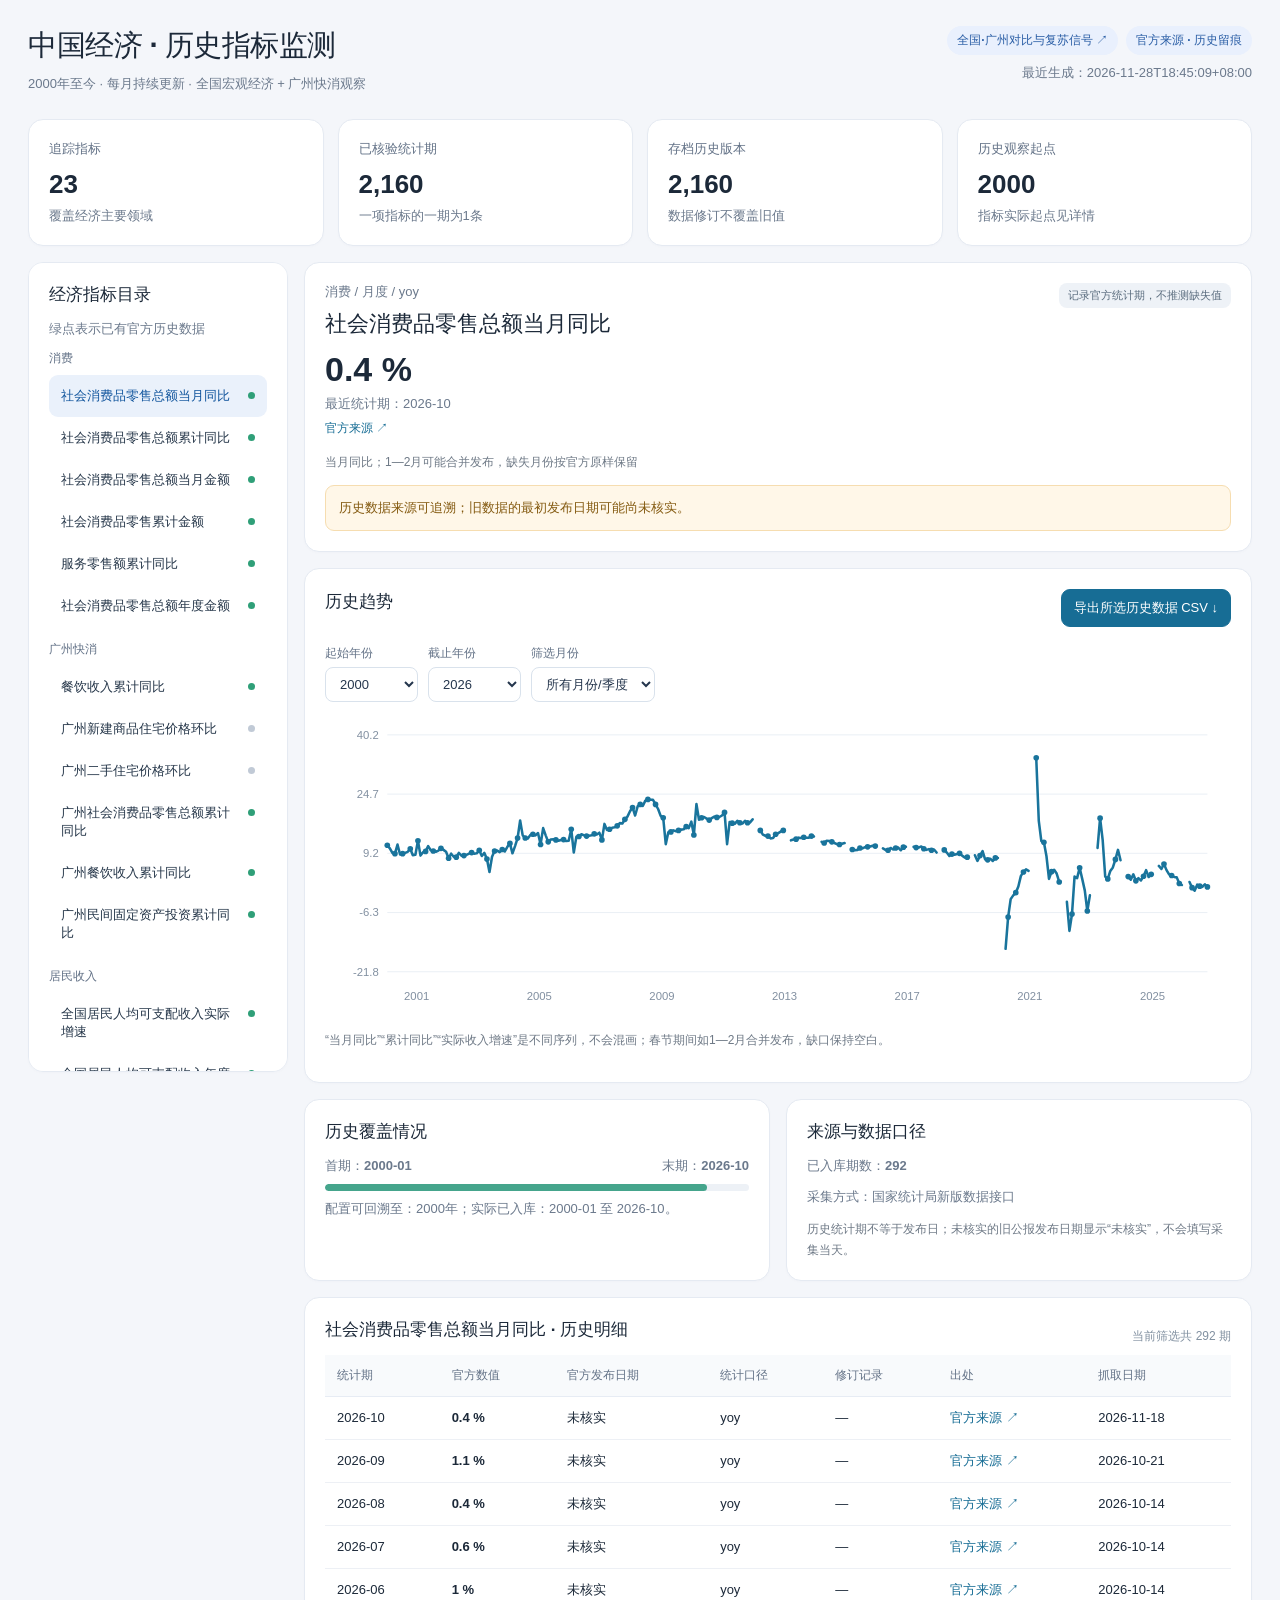
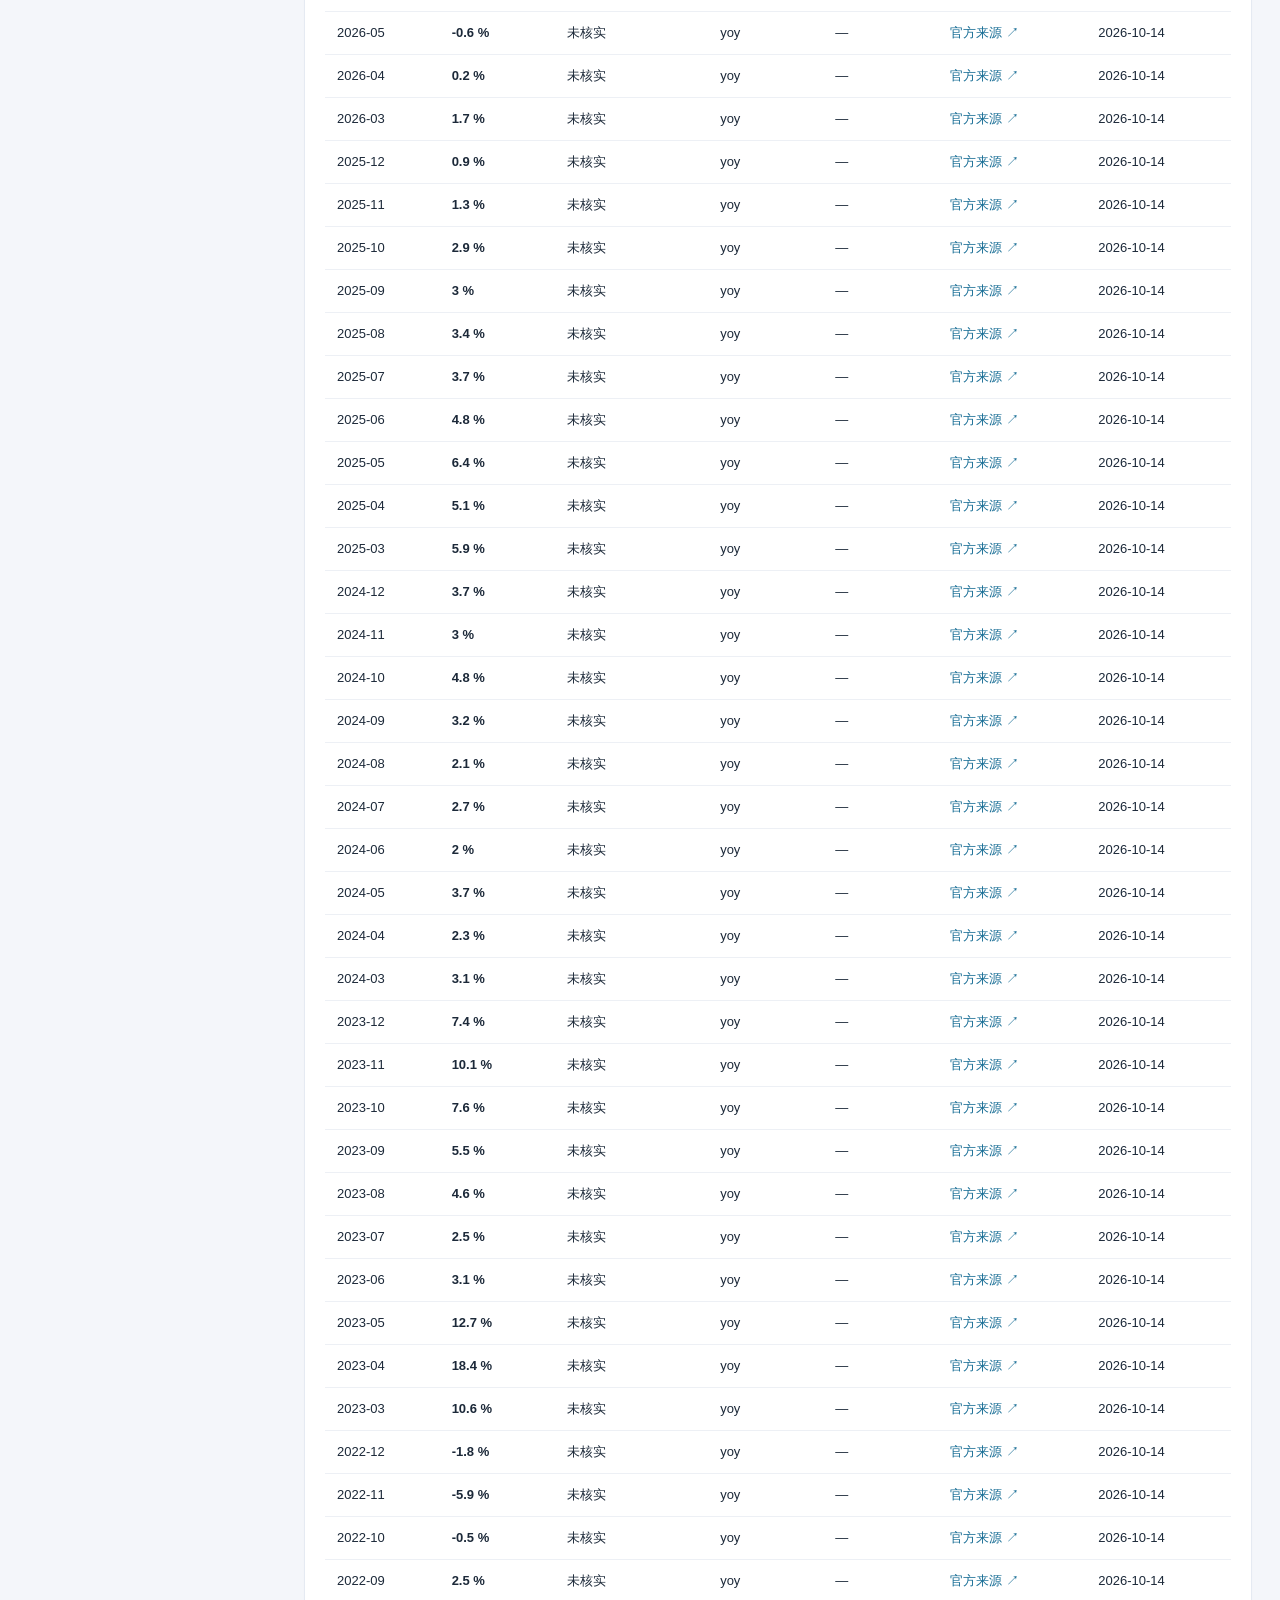
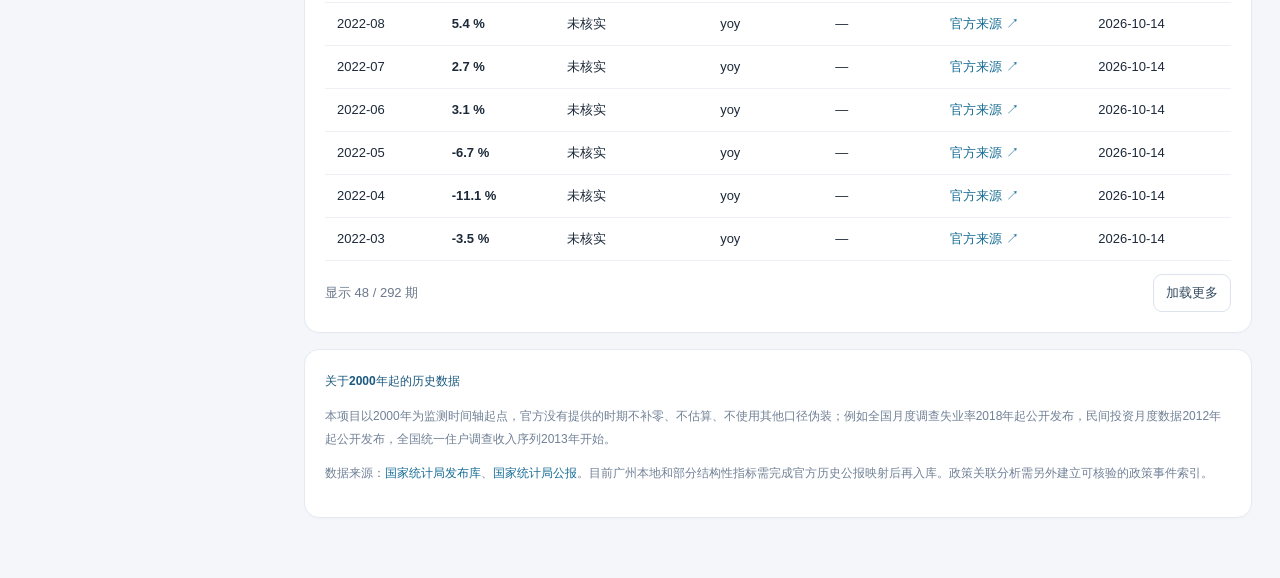
<file: docs/index.html>
<!doctype html>
<html lang="zh-CN">
<head>
<meta charset="utf-8">
<meta name="viewport" content="width=device-width, initial-scale=1">
<meta name="description" content="中国经济长期指标监测：2000年至今，按月查看国家统计局与广州官方历史数据、来源与修订记录">
<title>中国经济历史监测 | 2000—至今</title>
<link rel="stylesheet" href="./app.css">
</head>
<body>
<div class="wrap">
<header>
  <div>
    <h1>中国经济 · 历史指标监测</h1>
    <div class="sub">2000年至今 · 每月持续更新 · 全国宏观经济 + 广州快消观察</div>
  </div>
  <div class="right"><a class="pill" href="./analysis.html" style="text-decoration:none;margin-right:8px">全国·广州对比与复苏信号 ↗</a><span class="pill">官方来源 · 历史留痕</span><div class="sub" style="margin-top:9px">最近生成：<span id="stamp">读取中</span></div></div>
</header>
<div class="stats">
  <div class="stat"><div class="label">追踪指标</div><div class="num" id="series">—</div><div class="muted">覆盖经济主要领域</div></div>
  <div class="stat"><div class="label">已核验统计期</div><div class="num" id="cnt">—</div><div class="muted">一项指标的一期为1条</div></div>
  <div class="stat"><div class="label">存档历史版本</div><div class="num" id="archive">—</div><div class="muted">数据修订不覆盖旧值</div></div>
  <div class="stat"><div class="label">历史观察起点</div><div class="num" id="start">2000</div><div class="muted">指标实际起点见详情</div></div>
</div>
<div class="layout">
  <aside class="panel sidebar">
    <h2>经济指标目录</h2><div class="muted" style="margin-bottom:12px">绿点表示已有官方历史数据</div>
    <nav id="sidebar" aria-label="经济指标">正在加载指标目录…</nav>
  </aside>
  <div class="stack">
    <section class="panel">
      <div class="headline">
        <div>
          <div id="category" class="sub">—</div>
          <h2 id="metricName" style="font-size:22px;margin:8px 0 0">指标加载中</h2>
          <div class="bigvalue" id="headlineValue">—</div>
          <div id="headlinePeriod" class="muted">—</div>
          <div id="headlineSource" class="src"></div>
        </div>
        <div class="badge">记录官方统计期，不推测缺失值</div>
      </div>
      <div class="desc" id="metricNote" style="margin-top:15px"></div>
      <div class="banner" id="warning">正在读取官方历史记录…</div>
    </section>
    <section class="panel">
      <div class="toolbar">
        <h2>历史趋势</h2>
        <div class="actions"><button class="primary" id="download">导出所选历史数据 CSV ↓</button></div>
      </div>
      <div class="controls">
        <label class="field">起始年份<select id="yearFrom"></select></label>
        <label class="field">截止年份<select id="yearTo"></select></label>
        <label class="field">筛选月份<select id="month">
          <option value="all">所有月份/季度</option>
          <option value="01">1月</option><option value="02">2月</option><option value="03">3月</option><option value="04">4月</option>
          <option value="05">5月</option><option value="06">6月</option><option value="07">7月</option><option value="08">8月</option>
          <option value="09">9月</option><option value="10">10月</option><option value="11">11月</option><option value="12">12月</option>
        </select></label>
      </div>
      <div id="chart" class="chartwrap"><div class="noData" id="loading">正在读取…</div></div>
      <p class="desc">“当月同比”“累计同比”“实际收入增速”是不同序列，不会混画；春节期间如1—2月合并发布，缺口保持空白。</p>
    </section>
    <div class="two">
      <section class="panel">
        <h2>历史覆盖情况</h2>
        <div class="row-between"><div class="sub">首期：<strong id="firstPeriod">—</strong></div><div class="sub">末期：<strong id="lastPeriod">—</strong></div></div>
        <div class="coverage"><div id="coverageBar" style="width:0%"></div></div>
        <div class="muted" id="coverageText">—</div>
      </section>
      <section class="panel">
        <h2>来源与数据口径</h2>
        <div class="sub">已入库期数：<strong id="observed">0</strong></div>
        <p class="muted">采集方式：<span id="sourceType">—</span></p>
        <div class="desc">历史统计期不等于发布日；未核实的旧公报发布日期显示“未核实”，不会填写采集当天。</div>
      </section>
    </div>
    <section class="panel">
      <div class="toolbar"><h2 id="tableTitle">逐期历史明细</h2><span class="count" id="rowHint">—</span></div>
      <div class="tablewrap"><table>
        <thead><tr><th>统计期</th><th>官方数值</th><th>官方发布日期</th><th>统计口径</th><th>修订记录</th><th>出处</th><th>抓取日期</th></tr></thead>
        <tbody id="tbody"><tr><td colspan="7">正在加载...</td></tr></tbody>
      </table></div>
      <div class="tablefoot"><div class="muted" id="showing">—</div><button id="more">加载更多</button></div>
    </section>
    <section class="panel foot">
      <strong class="important">关于2000年起的历史数据</strong>
      <p>本项目以2000年为监测时间轴起点，官方没有提供的时期不补零、不估算、不使用其他口径伪装；例如全国月度调查失业率2018年起公开发布，民间投资月度数据2012年起公开发布，全国统一住户调查收入序列2013年开始。</p>
      <p>数据来源：<a href="https://data.stats.gov.cn/" target="_blank" rel="noopener">国家统计局发布库</a>、<a href="https://www.stats.gov.cn/" target="_blank" rel="noopener">国家统计局公报</a>。目前广州本地和部分结构性指标需完成官方历史公报映射后再入库。政策关联分析需另外建立可核验的政策事件索引。</p>
    </section>
  </div>
</div>
</div>
<script src="./app.js" defer></script>
</body></html>
</file>
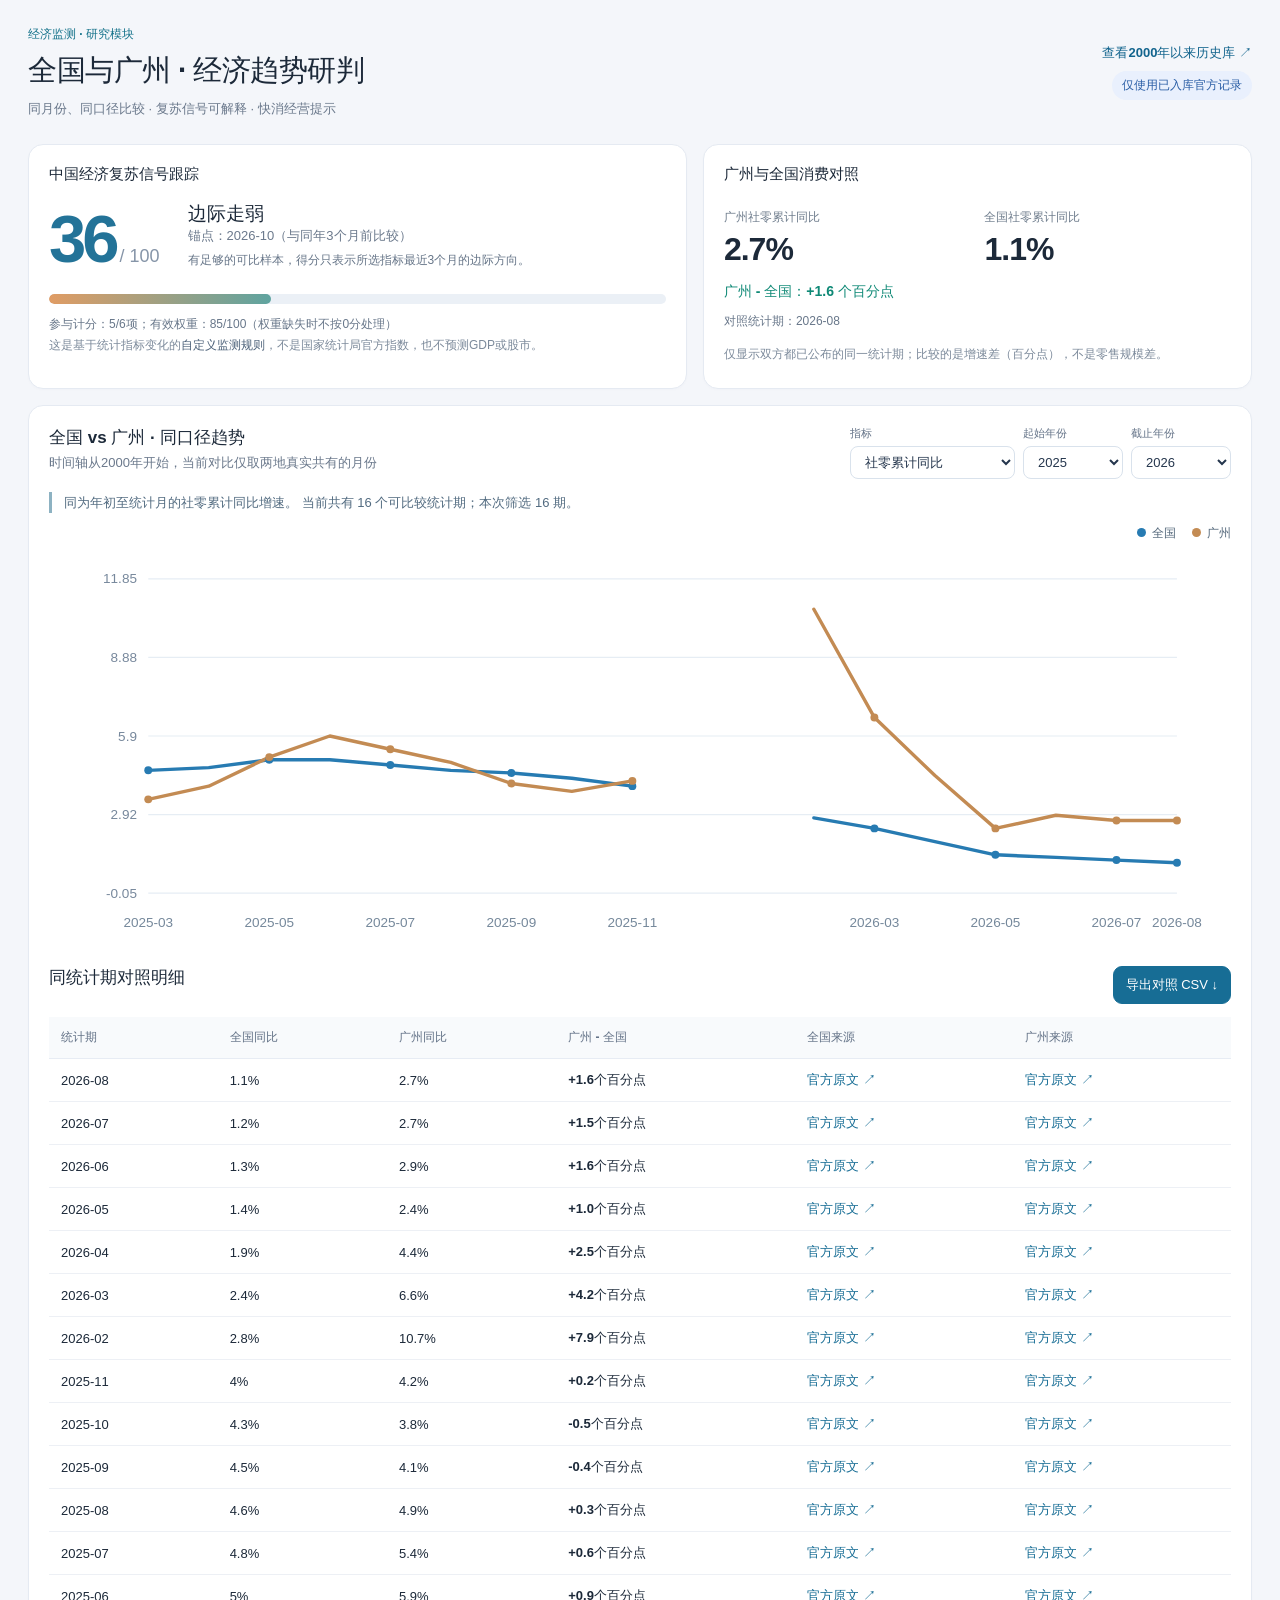
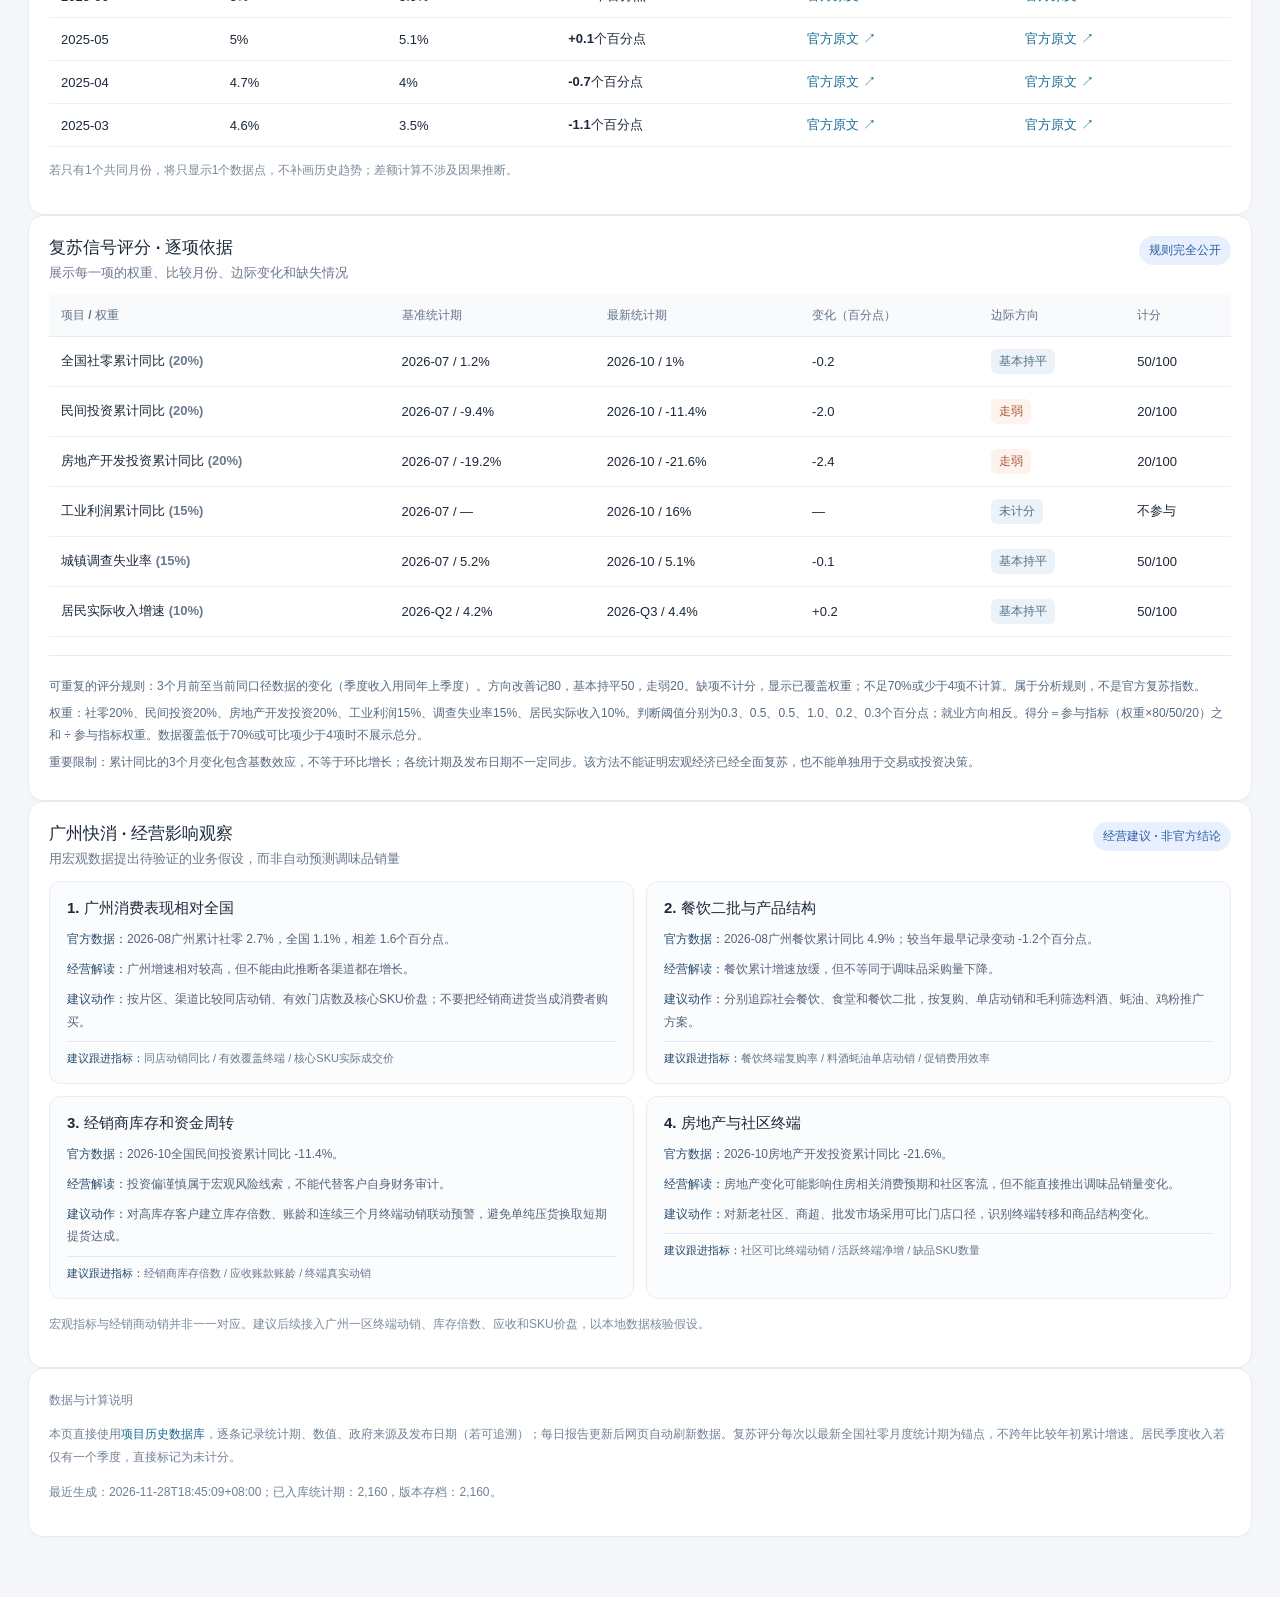
<file: docs/analysis.html>
<!doctype html>
<html lang="zh-CN">
<head>
<meta charset="utf-8">
<meta name="viewport" content="width=device-width, initial-scale=1">
<meta name="description" content="中国与广州经济指标同统计期比较、透明的经济复苏信号评分及广州快消经营研判">
<title>宏观经济研判 · 全国与广州对比</title>
<link rel="stylesheet" href="./app.css">
<link rel="stylesheet" href="./analysis.css">
</head>
<body>
<div class="wrap">
<header class="analysis-header">
  <div>
    <div class="eyebrow">经济监测 · 研究模块</div>
    <h1>全国与广州 · 经济趋势研判</h1>
    <div class="sub">同月份、同口径比较 · 复苏信号可解释 · 快消经营提示</div>
  </div>
  <div class="headlinks">
    <a class="nav-link" href="./index.html">查看2000年以来历史库 ↗</a>
    <span class="pill">仅使用已入库官方记录</span>
  </div>
</header>
<div id="analysisLoading" class="panel">正在读取官方历史数据...</div>
<main id="analysisMain" hidden>
  <section class="analysis-top">
    <div class="panel recovery-panel">
      <div class="label-title">中国经济复苏信号跟踪</div>
      <div class="recovery-row">
        <div class="score-box">
          <div class="score" id="scoreValue">—</div>
          <div class="score-suffix">/ 100</div>
        </div>
        <div class="score-aside">
          <div class="signal" id="scoreSignal">—</div>
          <div class="sub" id="scoreAnchor">—</div>
          <p id="scoreExplain" class="score-explain"></p>
        </div>
      </div>
      <div class="score-track"><div id="scoreTrack"></div></div>
      <div class="label-muted" id="scoreCoverage">—</div>
      <div class="note-tiny">这是基于统计指标变化的<b>自定义监测规则</b>，不是国家统计局官方指数，也不预测GDP或股市。</div>
    </div>
    <div class="panel compare-summary">
      <div class="label-title">广州与全国消费对照</div>
      <div class="split-values">
        <div><div class="small-label">广州社零累计同比</div><div class="kpi-big" id="gzRetailVal">—</div></div>
        <div><div class="small-label">全国社零累计同比</div><div class="kpi-big" id="cnRetailVal">—</div></div>
      </div>
      <div id="retailGap" class="gap-output"></div>
      <p class="label-muted" id="retailCompareDate"></p>
      <div class="note-tiny">仅显示双方都已公布的同一统计期；比较的是增速差（百分点），不是零售规模差。</div>
    </div>
  </section>
  <section class="panel" id="comparisonPanel">
    <div class="section-head">
      <div><h2>全国 vs 广州 · 同口径趋势</h2><div class="sub">时间轴从2000年开始，当前对比仅取两地真实共有的月份</div></div>
      <div class="compact-controls">
        <label class="field">指标<select id="compareIndicator"></select></label>
        <label class="field">起始年份<select id="compareStartYear"></select></label>
        <label class="field">截止年份<select id="compareEndYear"></select></label>
      </div>
    </div>
    <div id="compareNote" class="fine-note"></div>
    <div class="legend">
      <span><i class="legend-dot national"></i>全国</span>
      <span><i class="legend-dot guangzhou"></i>广州</span>
    </div>
    <div id="compareChart" class="dual-chart" aria-live="polite"></div>
    <div class="section-head" style="margin-top:22px">
      <h2>同统计期对照明细</h2>
      <button id="compareExport" class="primary">导出对照 CSV ↓</button>
    </div>
    <div class="tablewrap"><table>
      <thead><tr><th>统计期</th><th>全国同比</th><th>广州同比</th><th>广州 - 全国</th><th>全国来源</th><th>广州来源</th></tr></thead>
      <tbody id="compareBody"></tbody>
    </table></div>
    <p class="note-tiny">若只有1个共同月份，将只显示1个数据点，不补画历史趋势；差额计算不涉及因果推断。</p>
  </section>
  <section class="panel">
    <div class="section-head"><div><h2>复苏信号评分 · 逐项依据</h2><div class="sub">展示每一项的权重、比较月份、边际变化和缺失情况</div></div><span class="pill">规则完全公开</span></div>
    <div class="tablewrap"><table class="scoring-table">
      <thead><tr><th>项目 / 权重</th><th>基准统计期</th><th>最新统计期</th><th>变化（百分点）</th><th>边际方向</th><th>计分</th></tr></thead>
      <tbody id="scoreBody"></tbody>
    </table></div>
    <div id="methodDetail" class="methodology"></div>
  </section>
  <section class="panel">
    <div class="section-head"><div><h2>广州快消 · 经营影响观察</h2><div class="sub">用宏观数据提出待验证的业务假设，而非自动预测调味品销量</div></div><span class="pill">经营建议 · 非官方结论</span></div>
    <div id="adviceGrid" class="advice-grid"></div>
    <p class="note-tiny" style="margin-top:14px">宏观指标与经销商动销并非一一对应。建议后续接入广州一区终端动销、库存倍数、应收和SKU价盘，以本地数据核验假设。</p>
  </section>
  <section class="panel foot">
    <strong>数据与计算说明</strong>
    <p>本页直接使用<a href="./data.json">项目历史数据库</a>，逐条记录统计期、数值、政府来源及发布日期（若可追溯）；每日报告更新后网页自动刷新数据。复苏评分每次以最新全国社零月度统计期为锚点，不跨年比较年初累计增速。居民季度收入若仅有一个季度，直接标记为未计分。</p>
    <p id="analysisUpdated"></p>
  </section>
</main>
</div>
<script src="./analysis-core.js" defer></script>
<script src="./analysis.js" defer></script>
</body></html>
</file>
<file: docs/app.css>
:root{font-family:-apple-system,BlinkMacSystemFont,"Segoe UI","PingFang SC","Microsoft YaHei",sans-serif;background:#f4f6fa;color:#1c2939;font-synthesis:none}*{box-sizing:border-box}body{margin:0}.wrap{max-width:1400px;padding:26px 28px 60px;margin:auto}header{display:flex;align-items:flex-start;justify-content:space-between;gap:16px;margin-bottom:26px}h1{font-size:29px;letter-spacing:-.5px;margin:0 0 9px}h2{font-size:17px;margin:0 0 14px}.sub,.muted{color:#6b798c;font-size:13px}.pill{display:inline-flex;align-items:center;padding:6px 10px;border-radius:30px;background:#e9f0fd;color:#295da5;font-size:12px;font-weight:650}.right{text-align:right}.stats{display:grid;grid-template-columns:repeat(4,minmax(0,1fr));gap:14px;margin-bottom:16px}.panel,.stat{background:#fff;border:1px solid #e5eaf2;border-radius:15px;padding:20px;box-shadow:0 1px 3px rgba(30,55,88,.02)}.stat .num{font-size:26px;font-weight:760;margin:11px 0 7px;font-variant-numeric:tabular-nums}.stat .label{font-size:13px;color:#637287}.layout{display:grid;grid-template-columns:260px minmax(0,1fr);gap:16px}.sidebar{align-self:start;position:sticky;top:14px;max-height:90vh;overflow:auto}.category{margin-top:14px;margin-bottom:8px;color:#637287;font-size:12px;font-weight:700}.category:first-child{margin-top:0}.metric{width:100%;border:0;background:none;text-align:left;padding:12px;border-radius:9px;cursor:pointer;display:flex;justify-content:space-between;gap:12px;color:#26374a;font-size:13px}.metric:hover{background:#f1f6ff}.metric.active{background:#eaf1fb;color:#11559d;font-weight:700}.dot{width:7px;height:7px;background:#c1cad6;border-radius:50%;flex:none;margin-top:5px}.dot.filled{background:#2f9f78}.stack{display:grid;gap:16px;min-width:0}.toolbar{display:flex;align-items:center;flex-wrap:wrap;gap:12px;justify-content:space-between}.controls{display:flex;align-items:end;flex-wrap:wrap;gap:10px;margin:18px 0 14px}.field{display:grid;gap:5px;color:#637287;font-size:12px}select{border:1px solid #d9e2ec;background:#fff;border-radius:8px;padding:8px 10px;font-size:13px;color:#25364d;min-width:93px}button{border:1px solid #dce3ec;border-radius:9px;padding:9px 12px;background:white;cursor:pointer;color:#344b62;font-size:13px}button.primary{background:#176d95;color:#fff;border-color:#176d95}button:disabled{opacity:.6;cursor:not-allowed}.headline{display:flex;justify-content:space-between;gap:12px;align-items:flex-start}.bigvalue{font-size:34px;font-weight:760;margin:11px 0 6px;font-variant-numeric:tabular-nums}.desc{font-size:12px;line-height:1.7;color:#6e7986;max-width:710px}.banner{background:#fff7e8;color:#845a10;border:1px solid #f6ddb0;border-radius:9px;padding:11px 13px;font-size:13px;line-height:1.7;margin-top:13px}.badge{font-size:11px;background:#eef2f7;padding:5px 9px;color:#5a6c7e;border-radius:8px;white-space:nowrap}.chartwrap{min-height:290px}.chartwrap svg{width:100%;height:auto;max-height:350px}.noData{text-align:center;color:#78879a;padding:70px 0}.tablewrap{overflow-x:auto}table{border-collapse:collapse;width:100%;font-size:13px;white-space:nowrap}th{background:#f8fafc;color:#637287;text-align:left;font-size:12px;font-weight:650;padding:12px;border-bottom:1px solid #e7ecf4}td{padding:12px;border-bottom:1px solid #edf0f5}td.value{font-weight:710;font-variant-numeric:tabular-nums}tr:hover td{background:#f9fbff}a{color:#176d95;text-decoration:none}a:hover{text-decoration:underline}.foot{font-size:12px;color:#718196;line-height:1.9}.two{display:grid;grid-template-columns:1fr 1fr;gap:16px}.coverage{height:7px;background:#edf1f6;border-radius:20px;overflow:hidden;margin:9px 0}.coverage>div{height:100%;background:#45a58c;border-radius:20px}.error{color:#b45309;overflow-wrap:anywhere}.row-between{display:flex;gap:12px;justify-content:space-between;align-items:center}.count{font-size:12px;color:#8190a0}.important{color:#1b597e}.src{display:block;margin-top:7px;font-size:12px}.actions{display:flex;gap:9px;flex-wrap:wrap}.mini{font-size:11px}.break{overflow-wrap:anywhere}.tablefoot{display:flex;align-items:center;justify-content:space-between;gap:12px;padding-top:13px}.hide{display:none!important}@media(max-width:920px){.stats{grid-template-columns:repeat(2,1fr)}.layout{grid-template-columns:1fr}.sidebar{position:static;max-height:330px;overflow:auto}.two{grid-template-columns:1fr}}@media(max-width:520px){.wrap{padding:16px 12px 40px}h1{font-size:23px}.stats{gap:8px}.stat,.panel{padding:15px}.stat .num{font-size:22px}.headline{display:block}header{display:block}.right{text-align:left;margin-top:9px}}
</file>
<file: docs/analysis.css>
.analysis-header{align-items:center}.headlinks{display:flex;flex-direction:column;align-items:flex-end;gap:9px}.nav-link{color:#12648d;font-size:13px;text-decoration:none;font-weight:650}.eyebrow{color:#14728a;font-size:12px;font-weight:700;margin-bottom:8px}.analysis-top{display:grid;grid-template-columns:1.2fr 1fr;gap:16px;margin-bottom:16px}.recovery-panel,.compare-summary{min-height:245px}.label-title{font-weight:750;font-size:15px}.recovery-row{display:flex;gap:28px;align-items:center;margin:17px 0}.score-box{display:flex;align-items:baseline;gap:4px;white-space:nowrap}.score{font-size:67px;font-weight:800;letter-spacing:-4px;line-height:1;color:#237398}.score-suffix{color:#8695a8;font-size:18px}.score-aside{min-width:0}.signal{font-size:19px;font-weight:750}.score-explain{font-size:12px;color:#667588;line-height:1.8;margin:5px 0}.score-track{width:100%;height:10px;background:#ebf0f6;border-radius:20px;overflow:hidden}.score-track>div{height:100%;width:0;background:linear-gradient(90deg,#e09c64,#5fa4a0);border-radius:20px;transition:width .3s}.label-muted{color:#68778a;font-size:12px;margin-top:11px;line-height:1.6}.note-tiny{font-size:12px;line-height:1.85;color:#7c8a9b}.note-tiny b{color:#4c6179}.split-values{display:grid;grid-template-columns:1fr 1fr;gap:14px;margin:25px 0 15px}.small-label{font-size:12px;color:#6f7d8d}.kpi-big{font-size:32px;font-weight:790;letter-spacing:-1px;margin-top:5px}.gap-output{font-size:14px;font-weight:700;color:#176e86}.section-head{display:flex;justify-content:space-between;align-items:flex-start;gap:20px;flex-wrap:wrap;margin-bottom:13px}.section-head h2{margin-bottom:5px}.compact-controls{display:flex;gap:8px;flex-wrap:wrap;align-items:end}.compact-controls .field{font-size:11px}.compact-controls select{padding:7px 10px;min-width:100px;max-width:165px}.fine-note{color:#526b80;font-size:13px;line-height:1.65;border-left:3px solid #8db2c2;padding-left:12px;margin:9px 0}.legend{display:flex;gap:16px;justify-content:flex-end;font-size:12px;color:#53677a;margin:12px 0}.legend-dot{display:inline-block;width:9px;height:9px;border-radius:100%;margin-right:6px}.legend-dot.national{background:#277bb2}.legend-dot.guangzhou{background:#c38b53}.dual-chart{width:100%;min-height:310px;display:flex;align-items:center;justify-content:center}.dual-chart svg{width:100%;height:auto;max-height:390px}.chart-empty{width:100%;text-align:center;padding:92px 0;color:#77869a;background:#fafcff;border-radius:10px}.scoring-table td:first-child{font-weight:600}.status{display:inline-block;font-size:12px;background:#f0f3f7;padding:4px 8px;border-radius:6px}.status.weak{color:#a65435;background:#fdf2ec}.status.good{color:#187b5d;background:#eaf7f2}.status.neutral{color:#526f81;background:#ecf3f8}.methodology{border-top:1px solid #e7ecf4;margin-top:18px;padding-top:14px;font-size:12px;line-height:1.8;color:#576a7f}.methodology p{margin:6px 0}.advice-grid{display:grid;grid-template-columns:repeat(2,minmax(0,1fr));gap:12px}.advice-card{border:1px solid #e8edf4;background:#fbfcfe;border-radius:12px;padding:17px;min-width:0}.advice-card h3{font-size:15px;margin:0 0 10px}.advice-card p{font-size:12px;line-height:1.85;color:#546479;margin:8px 0}.advice-card strong{color:#274c6c}.advice-card .monitor{border-top:1px solid #e4e9f1;padding-top:9px;font-size:11px;color:#66788b}.gap-positive{color:#0f8976}.gap-negative{color:#b76b43}.gap-flat{color:#718398}.warn-small{font-size:12px;color:#98642b;background:#fff6ea;border:1px solid #f2dfbe;padding:10px 12px;border-radius:9px;margin-top:12px}@media(max-width:950px){.analysis-top{grid-template-columns:1fr}.compact-controls{width:100%}.advice-grid{grid-template-columns:1fr}}@media(max-width:520px){.headlinks{align-items:flex-start;margin-top:8px}.recovery-row{gap:14px}.score{font-size:52px}.split-values{gap:8px}.kpi-big{font-size:26px}.compact-controls .field{flex:1}.compact-controls select{min-width:0;width:100%}}
</file>
